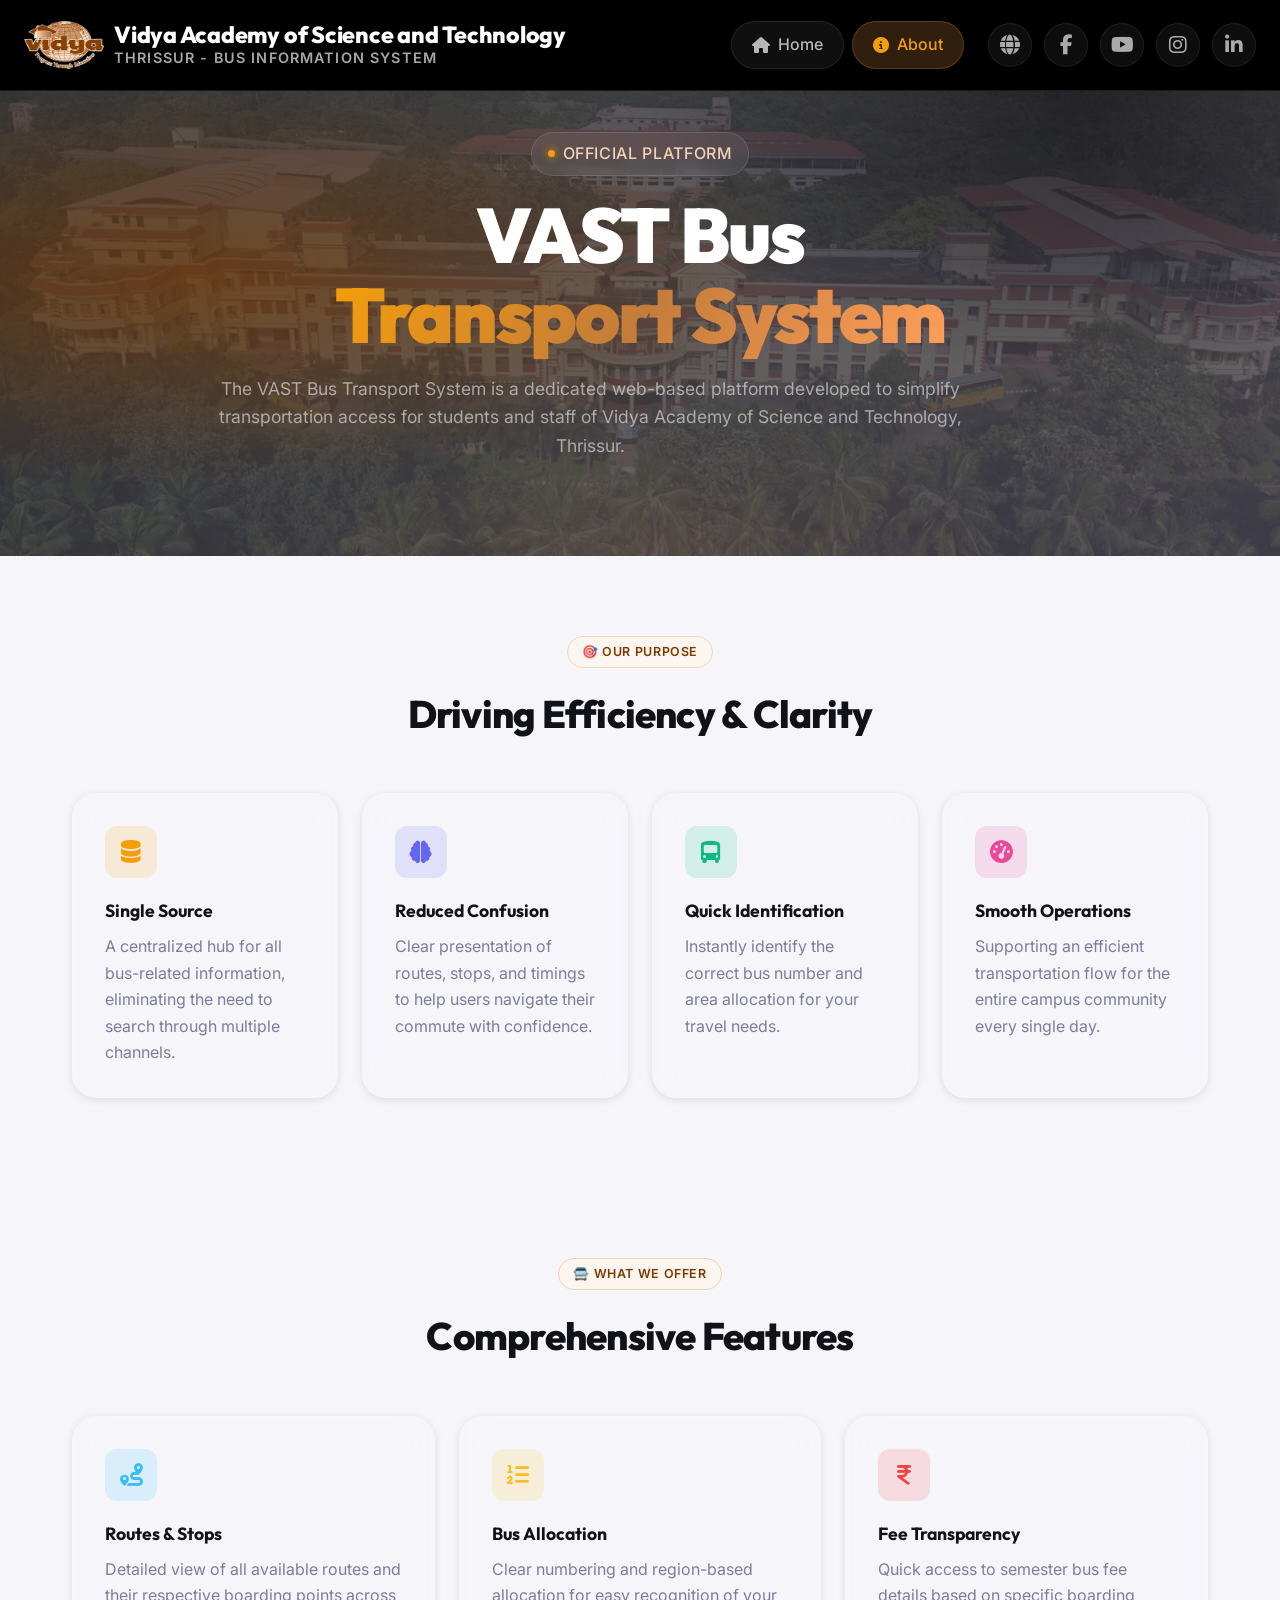
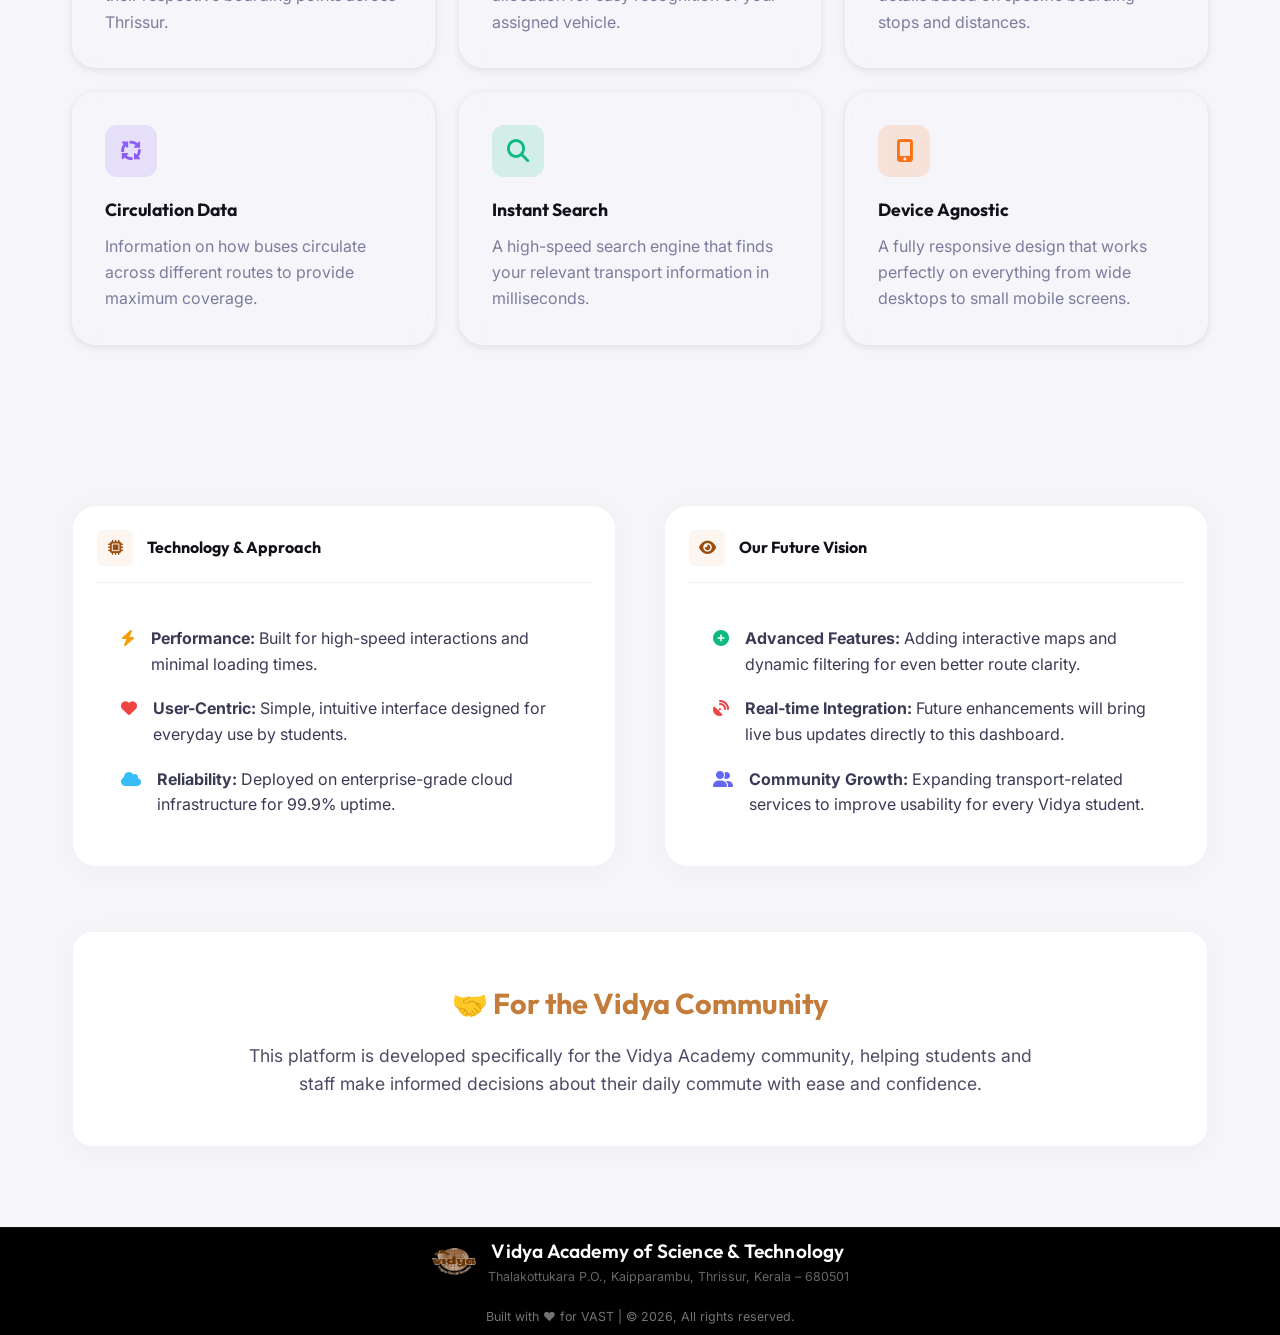
<file: about.html>
<!DOCTYPE html>
<html lang="en">

<head>
    <!-- Google tag (gtag.js) -->
    <script async src="https://www.googletagmanager.com/gtag/js?id=G-2DSKQ9XLKT"></script>
    <script>
        window.dataLayer = window.dataLayer || [];
        function gtag() { dataLayer.push(arguments); }
        gtag('js', new Date());

        gtag('config', 'G-2DSKQ9XLKT');
    </script>

    <meta charset="UTF-8">
    <meta name="viewport" content="width=device-width, initial-scale=1.0">

    <!-- Basic SEO -->
    <title>About | VAST Bus Transport System</title>
    <meta name="description"
        content="Learn about the VAST Bus Transport System. A modern platform for students and staff of Vidya Academy of Science and Technology, Thrissur.">

    <!-- Open Graph -->
    <meta property="og:title" content="About VAST Bus System">
    <meta property="og:description" content="Centralized transportation access for Vidya Academy Thrissur.">
    <meta property="og:url" content="https://vastbus.vercel.app/about.html">
    <meta property="og:type" content="website">
    <meta property="og:image" content="https://vastbus.vercel.app/preview.png">

    <!-- Favicons -->
    <link rel="icon" type="image/x-icon" href="assets/favicon.ico">
    <link rel="icon" type="image/png" sizes="32x32" href="assets/favicon-32x32.png">
    <link rel="icon" type="image/png" sizes="16x16" href="assets/favicon-16x16.png">
    <link rel="apple-touch-icon" sizes="180x180" href="assets/apple-touch-icon.png">

    <!-- Fonts -->
    <link rel="preconnect" href="https://fonts.googleapis.com">
    <link rel="preconnect" href="https://fonts.gstatic.com" crossorigin>
    <link
        href="https://fonts.googleapis.com/css2?family=Outfit:wght@300;400;500;600;700;800;900&family=Inter:wght@300;400;500;600&display=swap"
        rel="stylesheet">

    <!-- Icons -->
    <link rel="stylesheet" href="https://cdnjs.cloudflare.com/ajax/libs/font-awesome/6.5.1/css/all.min.css"
        crossorigin="anonymous" referrerpolicy="no-referrer">

    <link rel="stylesheet" href="styles.css">
</head>

<body class="about-page">

    <!-- ══════════════════ NAVBAR ══════════════════ -->
    <nav class="navbar" id="navbar">
        <div class="nav-inner">
            <div class="nav-brand">
                <img src="assets/vast.png" alt="VAST Logo" class="nav-logo">
                <div class="nav-brand-text">
                    <span class="nav-title">Vidya Academy of Science and Technology</span>
                    <span class="nav-sub">Thrissur - Bus Information System</span>
                </div>
            </div>
            <div class="nav-right">
                <div class="nav-pills">
                    <a href="index.html" class="nav-pill"><i class="fa-solid fa-house"></i> <span>Home</span></a>
                    <a href="about.html" class="nav-pill active"><i class="fa-solid fa-circle-info"></i> <span>About</span></a>
                </div>

                <!-- Social Media Icons -->
                <div class="nav-socials">
                    <a href="https://www.vidyaacademy.ac.in/" target="_blank" class="nav-social-link"
                        aria-label="College Website" title="College Website">
                        <i class="fa-solid fa-globe"></i>
                    </a>
                    <a href="https://www.facebook.com/vidyatcr/" target="_blank" class="nav-social-link"
                        aria-label="Facebook" title="Facebook">
                        <i class="fa-brands fa-facebook-f"></i>
                    </a>
                    <a href="https://www.youtube.com/channel/UCFlEyRo7TTzK826USi_98eg" target="_blank"
                        class="nav-social-link" aria-label="YouTube" title="YouTube">
                        <i class="fa-brands fa-youtube"></i>
                    </a>
                    <a href="https://www.instagram.com/vidmediavast/" target="_blank" class="nav-social-link"
                        aria-label="Instagram" title="Instagram">
                        <i class="fa-brands fa-instagram"></i>
                    </a>
                    <a href="https://www.linkedin.com/school/vidyatcr/" target="_blank" class="nav-social-link"
                        aria-label="LinkedIn" title="LinkedIn">
                        <i class="fa-brands fa-linkedin-in"></i>
                    </a>
                </div>
            </div>

        </div>
    </nav>

    <!-- ══════════════════ HERO ══════════════════ -->
    <section class="hero about-hero">
        <div class="hero-mesh"></div>
        <div class="hero-content" style="max-width: 900px; text-align: center; margin: 0 auto;">
            <div class="hero-badge animate-fade-up">
                <span class="badge-dot"></span>
                Official Platform
            </div>

            <h1 class="hero-title animate-fade-up delay-1">
                VAST Bus<br>
                <span class="hero-gradient-text">Transport System</span>
            </h1>

            <p class="hero-subtitle animate-fade-up delay-2" style="max-width: 800px;">
                The VAST Bus Transport System is a dedicated web-based platform developed to simplify transportation
                access for students and staff of Vidya Academy of Science and Technology, Thrissur.
            </p>
        </div>
    </section>

    <!-- ══════════════════ OUR PURPOSE ══════════════════ -->
    <section class="about-content" style="padding: 5rem 0;">
        <div class="container">
            <div class="section-label animate-fade-up">
                <span class="section-pill">🎯 Our Purpose</span>
            </div>
            <h2 class="section-heading animate-fade-up delay-1">Driving Efficiency & Clarity</h2>
            
            <div class="features-grid">
                <div class="feature-card animate-fade-up">
                    <div class="feature-icon" style="--icon-color: #f59e0b;"><i class="fa-solid fa-database"></i></div>
                    <h3>Single Source</h3>
                    <p>A centralized hub for all bus-related information, eliminating the need to search through multiple channels.</p>
                </div>
                <div class="feature-card animate-fade-up delay-1">
                    <div class="feature-icon" style="--icon-color: #6366f1;"><i class="fa-solid fa-brain"></i></div>
                    <h3>Reduced Confusion</h3>
                    <p>Clear presentation of routes, stops, and timings to help users navigate their commute with confidence.</p>
                </div>
                <div class="feature-card animate-fade-up delay-2">
                    <div class="feature-icon" style="--icon-color: #10b981;"><i class="fa-solid fa-bus-simple"></i></div>
                    <h3>Quick Identification</h3>
                    <p>Instantly identify the correct bus number and area allocation for your travel needs.</p>
                </div>
                <div class="feature-card animate-fade-up delay-3">
                    <div class="feature-icon" style="--icon-color: #ec4899;"><i class="fa-solid fa-gauge-high"></i></div>
                    <h3>Smooth Operations</h3>
                    <p>Supporting an efficient transportation flow for the entire campus community every single day.</p>
                </div>
            </div>
        </div>
    </section>

    <!-- ══════════════════ WHAT WE OFFER ══════════════════ -->
    <section class="about-offerings" style="padding: 5rem 0; background: rgba(255,255,255,0.02);">
        <div class="container">
            <div class="section-label animate-fade-up">
                <span class="section-pill">🚍 What We Offer</span>
            </div>
            <h2 class="section-heading animate-fade-up delay-1">Comprehensive Features</h2>

            <div class="features-grid" style="grid-template-columns: repeat(auto-fit, minmax(280px, 1fr));">
                <div class="feature-card animate-fade-up">
                    <div class="feature-icon" style="--icon-color: #38bdf8;"><i class="fa-solid fa-route"></i></div>
                    <h3>Routes & Stops</h3>
                    <p>Detailed view of all available routes and their respective boarding points across Thrissur.</p>
                </div>
                <div class="feature-card animate-fade-up delay-1">
                    <div class="feature-icon" style="--icon-color: #fbbf24;"><i class="fa-solid fa-list-ol"></i></div>
                    <h3>Bus Allocation</h3>
                    <p>Clear numbering and region-based allocation for easy recognition of your assigned vehicle.</p>
                </div>
                <div class="feature-card animate-fade-up delay-2">
                    <div class="feature-icon" style="--icon-color: #ef4444;"><i class="fa-solid fa-indian-rupee-sign"></i></div>
                    <h3>Fee Transparency</h3>
                    <p>Quick access to semester bus fee details based on specific boarding stops and distances.</p>
                </div>
                <div class="feature-card animate-fade-up delay-3">
                    <div class="feature-icon" style="--icon-color: #8b5cf6;"><i class="fa-solid fa-arrows-spin"></i></div>
                    <h3>Circulation Data</h3>
                    <p>Information on how buses circulate across different routes to provide maximum coverage.</p>
                </div>
                <div class="feature-card animate-fade-up delay-4">
                    <div class="feature-icon" style="--icon-color: #10b981;"><i class="fa-solid fa-magnifying-glass"></i></div>
                    <h3>Instant Search</h3>
                    <p>A high-speed search engine that finds your relevant transport information in milliseconds.</p>
                </div>
                <div class="feature-card animate-fade-up delay-5">
                    <div class="feature-icon" style="--icon-color: #f97316;"><i class="fa-solid fa-mobile-screen-button"></i></div>
                    <h3>Device Agnostic</h3>
                    <p>A fully responsive design that works perfectly on everything from wide desktops to small mobile screens.</p>
                </div>
            </div>
        </div>
    </section>

    <!-- ══════════════════ TECHNOLOGY & VISION ══════════════════ -->
    <section class="about-vision" style="padding: 5rem 0;">
        <div class="container">
            <div class="content-grid" style="gap: 3rem;">
                
                <!-- Tech Card -->
                <div class="schedule-card glass animate-fade-up">
                    <div class="card-header">
                        <span class="card-header-icon"><i class="fa-solid fa-microchip"></i></span>
                        <h4>Technology & Approach</h4>
                    </div>
                    <div style="padding: 1.5rem; display: flex; flex-direction: column; gap: 1.2rem;">
                        <div style="display: flex; gap: 1rem; align-items: flex-start;">
                            <i class="fa-solid fa-bolt" style="color: #f59e0b; margin-top: 4px;"></i>
                            <p><b>Performance:</b> Built for high-speed interactions and minimal loading times.</p>
                        </div>
                        <div style="display: flex; gap: 1rem; align-items: flex-start;">
                            <i class="fa-solid fa-heart" style="color: #ef4444; margin-top: 4px;"></i>
                            <p><b>User-Centric:</b> Simple, intuitive interface designed for everyday use by students.</p>
                        </div>
                        <div style="display: flex; gap: 1rem; align-items: flex-start;">
                            <i class="fa-solid fa-cloud" style="color: #38bdf8; margin-top: 4px;"></i>
                            <p><b>Reliability:</b> Deployed on enterprise-grade cloud infrastructure for 99.9% uptime.</p>
                        </div>
                    </div>
                </div>

                <!-- Vision Card -->
                <div class="schedule-card glass animate-fade-up delay-1">
                    <div class="card-header">
                        <span class="card-header-icon"><i class="fa-solid fa-eye"></i></span>
                        <h4>Our Future Vision</h4>
                    </div>
                    <div style="padding: 1.5rem; display: flex; flex-direction: column; gap: 1.2rem;">
                         <div style="display: flex; gap: 1rem; align-items: flex-start;">
                            <i class="fa-solid fa-circle-plus" style="color: #10b981; margin-top: 4px;"></i>
                            <p><b>Advanced Features:</b> Adding interactive maps and dynamic filtering for even better route clarity.</p>
                        </div>
                        <div style="display: flex; gap: 1rem; align-items: flex-start;">
                            <i class="fa-solid fa-satellite-dish" style="color: #ef4444; margin-top: 4px;"></i>
                            <p><b>Real-time Integration:</b> Future enhancements will bring live bus updates directly to this dashboard.</p>
                        </div>
                        <div style="display: flex; gap: 1rem; align-items: flex-start;">
                            <i class="fa-solid fa-user-group" style="color: #6366f1; margin-top: 4px;"></i>
                            <p><b>Community Growth:</b> Expanding transport-related services to improve usability for every Vidya student.</p>
                        </div>
                    </div>
                </div>

            </div>

            <!-- Community Message -->
            <div class="glass animate-fade-up delay-2" style="margin-top: 4rem; padding: 3rem; text-align: center; border-radius: 20px;">
                <h3 style="font-family: 'Outfit'; font-size: 1.8rem; margin-bottom: 1rem; color: var(--brand-400);">🤝 For the Vidya Community</h3>
                <p style="max-width: 800px; margin: 0 auto; font-size: 1.1rem; opacity: 0.9;">
                    This platform is developed specifically for the Vidya Academy community, helping students and staff make informed decisions about their daily commute with ease and confidence.
                </p>
            </div>
        </div>
    </section>

    <!-- ══════════════════ FOOTER ══════════════════ -->
    <footer class="footer">
        <div class="footer-inner">
            <div class="footer-brand">
                <img src="assets/vast.png" alt="VAST Logo" class="footer-logo">
                <div>
                    <p class="footer-name">Vidya Academy of Science &amp; Technology</p>
                    <p class="footer-addr">Thalakottukara P.O., Kaipparambu, Thrissur, Kerala – 680501</p>
                </div>
            </div>
            <p class="footer-copy">Built with <span class="heart">❤️</span> for <span>VAST |</span> &copy; 2026, All
                rights
                reserved.</p>
        </div>
    </footer>

    <!-- Scripts -->
    <script>
        // Sticky navbar shadow on scroll
        const navbar = document.getElementById('navbar');
        window.addEventListener('scroll', () => {
            navbar.classList.toggle('scrolled', window.scrollY > 40);
        });

        // Scroll-reveal using IntersectionObserver
        const revealEls = document.querySelectorAll('.animate-fade-up');
        const io = new IntersectionObserver((entries) => {
            entries.forEach(e => {
                if (e.isIntersecting) {
                    e.target.classList.add('revealed');
                    io.unobserve(e.target);
                }
            });
        }, { threshold: 0.12 });
        revealEls.forEach(el => io.observe(el));
    </script>
</body>

</html>
</file>
<file: styles.css>
/* ═══════════════════════════════════════════════════════════
   VAST BUS TRANSPORT — 2026 Modern Design System
   ═══════════════════════════════════════════════════════════ */

/* ── Design Tokens ── */
:root {
    /* Brand */
    --brand-900: #3b1a00;
    --brand-800: #5a2c00;
    --brand-700: #7b3b00;
    --brand-600: #9a4e10;
    --brand-400: #c47c3a;
    --brand-200: #f0d4b8;
    --brand-50: #fdf6f0;

    /* Accents */
    --amber: #f59e0b;
    --emerald: #10b981;
    --indigo: #6366f1;
    --sky: #38bdf8;

    /* Neutrals */
    --neutral-950: #0a0a0f;
    --neutral-900: #111118;
    --neutral-800: #1c1c28;
    --neutral-700: #25253a;
    --neutral-600: #3a3a55;
    --neutral-400: #7c7c9e;
    --neutral-200: #c4c4d6;
    --neutral-100: #e8e8f2;
    --neutral-50: #f5f5fa;

    /* Glass */
    --glass-bg: rgba(255, 255, 255, 0.07);
    --glass-border: rgba(255, 255, 255, 0.12);
    --glass-light: rgba(255, 255, 255, 0.92);
    --glass-light-border: rgba(123, 59, 0, 0.12);

    /* Shadows */
    --shadow-xs: 0 1px 2px rgba(0, 0, 0, .08);
    --shadow-sm: 0 2px 8px rgba(0, 0, 0, .10);
    --shadow-md: 0 4px 20px rgba(0, 0, 0, .12);
    --shadow-lg: 0 8px 40px rgba(0, 0, 0, .18);
    --shadow-xl: 0 20px 60px rgba(0, 0, 0, .25);
    --glow-brand: 0 0 30px rgba(196, 124, 58, 0.30);

    /* Radii */
    --r-sm: 6px;
    --r-md: 12px;
    --r-lg: 18px;
    --r-xl: 24px;
    --r-2xl: 32px;
    --r-full: 9999px;

    /* Typography */
    --font-display: 'Outfit', system-ui, sans-serif;
    --font-body: 'Inter', system-ui, sans-serif;

    /* Transitions */
    --t-fast: 0.15s ease-in-out;
    --t-normal: 0.25s ease-in-out;
    --t-slow: 0.3s ease-in-out;
    /* Constants */
    --nav-h: 84px;
    /* Standard navbar height */
}

/* ── Reset ── */
*,
*::before,
*::after {
    margin: 0;
    padding: 0;
    box-sizing: border-box;
}

html {
    scroll-behavior: smooth;
}

body {
    font-family: var(--font-body);
    background: var(--neutral-50);
    color: var(--neutral-600);
    line-height: 1.6;
    overflow-x: hidden;
}

a {
    text-decoration: none;
    color: inherit;
}

/* ══════════════════════════════════════════
   SCROLL-REVEAL ANIMATIONS
══════════════════════════════════════════ */
.animate-fade-up {
    opacity: 0;
    transform: translateY(28px);
    transition: opacity 0.65s cubic-bezier(.4, 0, .2, 1), transform 0.65s cubic-bezier(.4, 0, .2, 1);
}

.animate-fade-up.delay-1 {
    transition-delay: 0.10s;
}

.animate-fade-up.delay-2 {
    transition-delay: 0.20s;
}

.animate-fade-up.delay-3 {
    transition-delay: 0.30s;
}

.animate-fade-up.delay-4 {
    transition-delay: 0.40s;
}

.animate-fade-up.revealed {
    opacity: 1;
    transform: none;
}

/* hero animations fire immediately */
.hero .animate-fade-up {
    animation: fadeUp 0.8s cubic-bezier(.4, 0, .2, 1) forwards;
    opacity: 0;
}

.hero .animate-fade-up.delay-1 {
    animation-delay: .12s;
}

.hero .animate-fade-up.delay-2 {
    animation-delay: .24s;
}

.hero .animate-fade-up.delay-3 {
    animation-delay: .36s;
}

.hero .animate-fade-up.delay-4 {
    animation-delay: .50s;
}

@keyframes fadeUp {
    from {
        opacity: 0;
        transform: translateY(32px);
    }

    to {
        opacity: 1;
        transform: none;
    }
}

.animate-float {
    animation: floatBus 3.5s ease-in-out infinite;
}

@keyframes floatBus {

    0%,
    100% {
        transform: translateY(0px);
    }

    50% {
        transform: translateY(-14px);
    }
}

/* ══════════════════════════════════════════
   NAVBAR
══════════════════════════════════════════ */
.navbar {
    position: fixed;
    top: 0;
    left: 0;
    right: 0;
    z-index: 1000;
    padding: 0.3rem 1.5rem;
    /* Slightly tighter top/bottom padding */
    background: #000000;
    backdrop-filter: blur(16px) saturate(1.4);
    -webkit-backdrop-filter: blur(16px) saturate(1.4);
    border-bottom: 1px solid rgba(255, 255, 255, 0.1);
    transition: background var(--t-normal), box-shadow var(--t-normal);
    display: flex;
    flex-direction: column;
}

.navbar.scrolled {
    background: #000000;
    box-shadow: 0 4px 30px rgba(0, 0, 0, 0.5);
}

.nav-inner {
    width: 100%;
    margin: 0 auto;
    display: flex;
    align-items: center;
    justify-content: space-between;
}

/* ── Utilities ── */
.hidden {
    display: none !important;
}

/* Notification Bell in Navbar */
.nav-notif-btn {
    display: flex;
    align-items: center;
    justify-content: center;
    width: 44px;
    height: 44px;
    border-radius: 50%;
    background: rgba(244, 158, 11, 0.15);
    border: 1px solid rgba(244, 158, 11, 0.3);
    color: var(--amber);
    cursor: pointer;
    transition: all 0.3s ease;
    padding: 0;
    margin: 0 4px;
}

.nav-notif-btn:hover {
    background: var(--amber);
    color: #fff;
    transform: scale(1.1) rotate(15deg);
    box-shadow: 0 0 15px rgba(244, 158, 11, 0.4);
}

.nav-notif-btn i {
    font-size: 1.1rem;
}

/* Notification Hint Tooltip */
.notif-hint {
    position: absolute;
    top: 58px;
    right: -10px;
    white-space: nowrap;
    background: #f59e0b; /* Solid Amber */
    color: #000 !important;
    padding: 10px 16px;
    border-radius: var(--r-xl);
    font-size: 0.95rem;
    font-weight: 800;
    box-shadow: 0 15px 35px rgba(0, 0, 0, 0.4), 0 0 0 1px rgba(0, 0, 0, 0.1);
    z-index: 999999; /* Over everything */
    animation: hintPulse 2s ease-in-out infinite;
    pointer-events: auto; /* Allow clicking the close button */
    letter-spacing: 0.02em;
    border: 2px solid #000;
}

.hint-arrow {
    position: absolute;
    top: -10px;
    right: 32px;
    color: rgba(245, 158, 11, 0.95);
    font-size: 1.2rem;
}

@keyframes hintPulse {
    0%, 100% { transform: translateY(0) scale(1); opacity: 1; }
    50% { transform: translateY(5px) scale(0.98); opacity: 0.9; }
}

@media (max-width: 480px) {
    .notif-hint {
        top: 45px;
        right: -10px;
        font-size: 0.75rem;
        padding: 6px 10px;
    }
    .hint-arrow {
        right: 21px;
    }
}

/* ══════════════════════════════════════════
   LIVE TRACKING MODAL & AUTH UI
══════════════════════════════════════════ */
.modal {
    position: fixed;
    inset: 0;
    z-index: 9999;
    background: rgba(0, 0, 0, 0.7);
    display: flex;
    align-items: center;
    justify-content: center;
    backdrop-filter: blur(8px);
    -webkit-backdrop-filter: blur(8px);
    padding: 20px;
}

.modal-content {
    width: 100%;
    max-width: 450px;
    max-height: 90vh;
    overflow-y: auto;
    position: relative;
    padding: 2.5rem 2rem;
    background: var(--neutral-900) !important;
    border: 1px solid rgba(255, 255, 255, 0.08) !important;
    border-radius: var(--r-2xl);
    box-shadow: 0 20px 60px rgba(0, 0, 0, 0.4);
}

.modal-content select option {
    background-color: var(--neutral-900);
    color: #ffffff;
    font-size: 1rem;
}

.close-modal {
    position: absolute;
    top: 15px;
    right: 20px;
    font-size: 2rem;
    cursor: pointer;
    color: rgba(255, 255, 255, 0.6);
    transition: color 0.2s;
    line-height: 1;
}

.close-modal:hover {
    color: #fff;
}

.google-signin-button {
    display: flex;
    align-items: center;
    justify-content: center;
    gap: 12px;
    width: 100%;
    max-width: 280px;
    margin: 0 auto;
    height: 48px;
    background-color: #ffffff;
    border: 1px solid #747775;
    border-radius: 24px;
    /* Pill shaped for modern clean look */
    color: #1f1f1f;
    font-family: 'Google Sans', arial, sans-serif;
    font-weight: 500;
    font-size: 14px;
    cursor: pointer;
    transition: all .2s ease;
    box-shadow: none;
    padding: 0 16px;
}

.google-signin-button:hover {
    background-color: #f8f9fa;
    border-color: #d2dce0;
    box-shadow: 0 1px 2px 0 rgba(60, 64, 67, 0.3), 0 1px 3px 1px rgba(60, 64, 67, 0.15);
}

.google-signin-button:active {
    background-color: #e8eaed;
    box-shadow: 0 1px 2px 0 rgba(60, 64, 67, 0.3), 0 1px 3px 1px rgba(60, 64, 67, 0.15);
}

.google-icon-box {
    width: 20px;
    height: 20px;
    display: flex;
    align-items: center;
    justify-content: center;
}

/* Redesigned Tracking Options */
.tracking-options {
    display: grid;
    grid-template-columns: 1fr 1fr;
    gap: 1.5rem;
}

.tracking-option-btn {
    display: flex;
    flex-direction: column;
    align-items: center;
    gap: 12px;
    padding: 1.5rem 1rem;
    background: rgba(255, 255, 255, 0.05);
    border: 1px solid rgba(255, 255, 255, 0.1);
    border-radius: 16px;
    color: #fff;
    cursor: pointer;
    transition: all 0.3s cubic-bezier(0.4, 0, 0.2, 1);
}

.tracking-option-btn:hover {
    background: rgba(16, 185, 129, 0.1);
    border-color: rgba(16, 185, 129, 0.4);
    transform: translateY(-5px);
}

.tracking-option-btn.accent:hover {
    background: rgba(99, 102, 241, 0.1);
    border-color: rgba(99, 102, 241, 0.4);
}

.opt-icon {
    width: 48px;
    height: 48px;
    background: rgba(255, 255, 255, 0.05);
    border-radius: 12px;
    display: flex;
    align-items: center;
    justify-content: center;
    font-size: 1.5rem;
}

.tracking-option-btn:hover .opt-icon {
    background: #10b981;
    color: #fff;
}

.tracking-option-btn.accent:hover .opt-icon {
    background: #6366f1;
}

.opt-text {
    display: flex;
    flex-direction: column;
    align-items: center;
}

.opt-text strong {
    font-size: 1.1rem;
    font-family: 'Outfit';
    margin-bottom: 2px;
}

.opt-text span {
    font-size: 0.75rem;
    color: rgba(255, 255, 255, 0.4);
    text-align: center;
}

/* Utility buttons */
.btn-subtle {
    opacity: 0.6;
}

.btn-subtle:hover {
    opacity: 1;
}

.cta-btn {
    padding: 12px 20px;
    border-radius: 10px;
    border: none;
    font-weight: 700;
    font-family: 'Inter';
    cursor: pointer;
    transition: 0.2s;
}

.cta-btn.primary {
    background: #6366f1;
    color: #fff;
}

.cta-btn.danger {
    background: #ef4444;
    color: #fff;
}

.cta-btn:hover {
    filter: brightness(1.2);
    transform: scale(1.02);
}

@media (max-width: 480px) {
    .tracking-options {
        grid-template-columns: 1fr;
        gap: 1rem;
    }
}

.nav-brand {
    display: flex;
    align-items: center;
    gap: 10px;
}

.nav-logo {
    width: 80px;
    height: 80px;
    object-fit: contain;
    border-radius: var(--r-sm);
    filter: brightness(1.1);
}

.nav-brand-text {
    display: flex;
    flex-direction: column;
}

.nav-title {
    font-family: var(--font-display);
    font-size: 1.45rem;
    font-weight: 800;
    line-height: 1.15;
    color: #fff;
    letter-spacing: -0.01em;
}

.nav-sub {
    font-size: 0.9rem;
    /* Slightly reduced for hierarchy, but kept larger in mobile media query */
    color: rgba(255, 255, 255, 0.65);
    letter-spacing: .08em;
    text-transform: uppercase;
    font-weight: 600;
    line-height: 1.3;
}

.nav-right {
    display: flex;
    align-items: center;
}

.nav-pills {
    display: flex;
    gap: 8px;
}

.nav-pill {
    display: flex;
    align-items: center;
    gap: 8px;
    padding: 10px 20px;
    border-radius: var(--r-full);
    font-size: 1rem;
    font-weight: 500;
    color: rgba(255, 255, 255, 0.7);
    background: rgba(255, 255, 255, 0.06);
    border: 1px solid rgba(255, 255, 255, 0.08);
    transition: all var(--t-normal);
    min-height: 44px;
}

.nav-pill:hover,
.nav-pill.active {
    background: rgba(196, 124, 58, 0.25);
    color: var(--amber);
    border-color: rgba(196, 124, 58, 0.3);
}

/* Social Media Icons */
.nav-socials {
    display: flex;
    align-items: center;
    gap: 12px;
    margin-left: 1.5rem;
}

.nav-social-link {
    display: flex;
    align-items: center;
    justify-content: center;
    width: 44px;
    height: 44px;
    border-radius: var(--r-full);
    font-size: 1.25rem;
    color: rgba(255, 255, 255, 0.65);
    background: rgba(255, 255, 255, 0.05);
    border: 1px solid rgba(255, 255, 255, 0.08);
    transition: all var(--t-normal);
}

.nav-social-link:hover {
    color: var(--amber);
    background: rgba(196, 124, 58, 0.15);
    border-color: rgba(196, 124, 58, 0.3);
    transform: translateY(-2px) scale(1.1);
    box-shadow: 0 4px 12px rgba(0, 0, 0, 0.2);
}

@media (max-width: 968px) {
    .nav-socials {
        display: none;
        /* Hide on smaller screens if they crowd the menu, or adjust as needed */
    }
}

@media (max-width: 1100px) {
    .nav-socials {
        margin-left: 0.5rem;
        gap: 8px;
    }

    .nav-social-link {
        width: 32px;
        height: 32px;
        font-size: 1rem;
    }
}


/* ══════════════════════════════════════════
   HERO SECTION
══════════════════════════════════════════ */
.hero {
    position: relative;
    min-height: 100vh;
    display: flex;
    align-items: center;
    justify-content: space-between;
    padding: calc(var(--nav-h) + 3rem) 2rem 4rem;
    overflow: hidden;
    background: var(--neutral-950);
}

/* Campus photo layer — very subtle, sits between base bg and mesh overlay */
.hero::before {
    content: '';
    position: absolute;
    inset: 0;
    z-index: 0;
    background-image: url('assets/vidya.jpg');
    background-size: cover;
    background-position: center 40%;
    background-repeat: no-repeat;
    opacity: 0.50;
    /* 50% — clearly visible college photo */
    transform: scale(1.04);
    /* slight scale to avoid white edges */
    transition: opacity 0.6s ease;
}

/* Animated gradient mesh */
.hero-mesh {
    position: absolute;
    inset: 0;
    z-index: 0;
    background:
        radial-gradient(ellipse 80% 60% at 15% 50%, rgba(123, 59, 0, 0.60) 0%, transparent 62%),
        radial-gradient(ellipse 60% 80% at 85% 20%, rgba(10, 10, 15, 0.55) 0%, transparent 60%),
        radial-gradient(ellipse 50% 50% at 50% 100%, rgba(196, 124, 58, 0.12) 0%, transparent 55%),
        linear-gradient(135deg, rgba(10, 10, 15, 0.70) 0%, rgba(17, 17, 24, 0.65) 40%, rgba(28, 24, 40, 0.65) 100%);
    animation: meshShift 10s ease-in-out infinite alternate;
}

@keyframes meshShift {
    from {
        filter: hue-rotate(0deg);
    }

    to {
        filter: hue-rotate(8deg);
    }
}

/* Orb glows */
.hero-glow {
    position: absolute;
    border-radius: 50%;
    pointer-events: none;
    z-index: 0;
    filter: blur(80px);
    animation: glowPulse 6s ease-in-out infinite alternate;
}

.hero-glow-1 {
    width: 500px;
    height: 500px;
    background: radial-gradient(circle, rgba(196, 124, 58, 0.20) 0%, transparent 70%);
    top: -80px;
    left: -80px;
}

.hero-glow-2 {
    width: 400px;
    height: 400px;
    background: radial-gradient(circle, rgba(99, 102, 241, 0.15) 0%, transparent 70%);
    bottom: -60px;
    right: -60px;
    animation-delay: 3s;
}

@keyframes glowPulse {
    from {
        opacity: 0.6;
        transform: scale(1);
    }

    to {
        opacity: 1;
        transform: scale(1.15);
    }
}

/* Hero content */
.hero-content {
    position: relative;
    z-index: 2;
    max-width: 600px;
    flex: 1;
}

.hero-badge {
    display: inline-flex;
    align-items: center;
    gap: 8px;
    padding: 8px 16px;
    background: rgba(255, 255, 255, 0.06);
    border: 1px solid rgba(255, 255, 255, 0.12);
    border-radius: var(--r-full);
    font-size: 1rem;
    color: var(--brand-200);
    letter-spacing: .04em;
    text-transform: uppercase;
    font-weight: 500;
    margin-bottom: 1.2rem;
    backdrop-filter: blur(6px);
}

.badge-dot {
    width: 7px;
    height: 7px;
    border-radius: 50%;
    background: var(--amber);
    box-shadow: 0 0 8px var(--amber);
    animation: blink 1.8s ease-in-out infinite;
}

@keyframes blink {

    0%,
    100% {
        opacity: 1
    }

    50% {
        opacity: 0.4
    }
}

.hero-title {
    font-family: var(--font-display);
    font-size: clamp(2.8rem, 6vw, 5rem);
    font-weight: 900;
    line-height: 1.05;
    letter-spacing: -.03em;
    color: #fff;
    margin-bottom: 1.2rem;
}

.hero-gradient-text {
    background: linear-gradient(120deg, var(--amber) 0%, var(--brand-400) 50%, #ff9f5a 100%);
    -webkit-background-clip: text;
    -webkit-text-fill-color: transparent;
    background-clip: text;
}

.hero-subtitle {
    font-size: 1.1rem;
    color: rgba(255, 255, 255, 0.55);
    max-width: 440px;
    margin-bottom: 2rem;
    font-weight: 400;
}

.hero-stats {
    display: flex;
    flex-wrap: wrap;
    gap: 10px;
    margin-bottom: 2.2rem;
}

.stat-pill {
    display: flex;
    align-items: center;
    gap: 8px;
    padding: 10px 20px;
    background: rgba(255, 255, 255, 0.06);
    border: 1px solid rgba(255, 255, 255, 0.10);
    border-radius: var(--r-full);
    font-size: 1rem;
    font-weight: 500;
    color: rgba(255, 255, 255, 0.8);
    backdrop-filter: blur(6px);
}

.stat-pill i {
    color: var(--amber);
    font-size: 1rem;
}

.hero-cta {
    display: inline-flex;
    align-items: center;
    gap: 10px;
    padding: 14px 28px;
    background: linear-gradient(135deg, var(--brand-600) 0%, var(--brand-400) 100%);
    color: #fff;
    font-family: var(--font-display);
    font-size: 1rem;
    font-weight: 600;
    border-radius: var(--r-full);
    box-shadow: 0 4px 20px rgba(196, 124, 58, 0.4), var(--glow-brand);
    transition: all var(--t-normal);
    letter-spacing: .02em;
    position: relative;
    overflow: hidden;
}

.hero-cta:hover {
    transform: translateY(-3px);
    box-shadow: 0 10px 30px rgba(196, 124, 58, 0.6);
}

.hero-cta:active {
    transform: scale(0.96) translateY(0);
    box-shadow: 0 4px 15px rgba(196, 124, 58, 0.5);
}

.hero-cta::after,
.btn::after {
    content: '';
    position: absolute;
    top: 50%;
    left: 50%;
    width: 0;
    height: 0;
    background: rgba(255, 255, 255, 0.3);
    border-radius: 50%;
    transform: translate(-50%, -50%);
    transition: width 0.4s ease-out, height 0.4s ease-out, opacity 0.6s ease-out;
    opacity: 0;
    pointer-events: none;
}

.hero-cta:active::after,
.btn:active::after {
    width: 300px;
    height: 300px;
    opacity: 1;
    transition: 0s;
}

/* Micro-Interaction Button Base */
.btn {
    transition: all 0.3s ease-in-out;
    position: relative;
    overflow: hidden;
}

.btn:active {
    transform: scale(0.96);
}

/* Shimmer Loading Animation */
.shimmer-loading {
    position: relative;
    overflow: hidden !important;
    background-color: var(--neutral-100) !important;
    border-color: transparent !important;
    color: transparent !important;
}

.shimmer-loading * {
    visibility: hidden;
}

.shimmer-loading::before {
    content: '';
    position: absolute;
    top: 0;
    left: -150%;
    width: 150%;
    height: 100%;
    background: linear-gradient(90deg, transparent 0%, rgba(255, 255, 255, 0.5) 50%, transparent 100%);
    animation: shimmerSlide 1.5s infinite linear;
    z-index: 10;
}

@keyframes shimmerSlide {
    0% {
        left: -150%;
    }

    100% {
        left: 150%;
    }
}

/* Hero bus illustration */
.hero-illustration {
    position: relative;
    z-index: 2;
    display: flex;
    flex-direction: column;
    align-items: center;
    margin-left: 3rem;
    flex-shrink: 0;
}

.hero-bus {
    font-size: clamp(80px, 10vw, 140px);
    line-height: 1;
    filter: drop-shadow(0 20px 40px rgba(196, 124, 58, 0.40));
}

.hero-road {
    display: flex;
    flex-direction: column;
    align-items: center;
    gap: 5px;
    margin-top: 12px;
}

.road-line {
    height: 3px;
    border-radius: 2px;
    background: linear-gradient(90deg, transparent, rgba(255, 255, 255, 0.25), transparent);
    animation: roadAnim 1.6s linear infinite;
}

.road-line:nth-child(1) {
    width: 80px;
    animation-delay: 0s;
}

.road-line:nth-child(2) {
    width: 55px;
    animation-delay: 0.2s;
}

.road-line:nth-child(3) {
    width: 35px;
    animation-delay: 0.4s;
}

@keyframes roadAnim {
    from {
        opacity: 0.2;
        transform: scaleX(0.5);
    }

    to {
        opacity: 0;
        transform: scaleX(1.6);
    }
}

/* ══════════════════════════════════════════
   CONTAINER
══════════════════════════════════════════ */
.container {
    max-width: 1200px;
    margin: 0 auto;
    padding: 0 2rem;
}

/* ══════════════════════════════════════════
   FEATURES SECTION
══════════════════════════════════════════ */
.features-section {
    padding: 5rem 0;
    background: #fff;
}

.features-grid {
    display: grid;
    grid-template-columns: repeat(auto-fit, minmax(260px, 1fr));
    gap: 1.5rem;
}

.feature-card {
    padding: 2rem;
    border-radius: var(--r-xl);
    background: var(--glass-bg);
    backdrop-filter: blur(16px);
    -webkit-backdrop-filter: blur(16px);
    border: 1px solid var(--glass-border);
    box-shadow: var(--shadow-sm);
    transition: all 0.3s ease-in-out;
    position: relative;
    overflow: hidden;
}

.feature-card:hover {
    transform: translateY(-8px);
    box-shadow: var(--shadow-lg);
    border-color: rgba(196, 124, 58, 0.4);
    background: rgba(255, 255, 255, 0.1);
}

.feature-icon {
    width: 52px;
    height: 52px;
    border-radius: var(--r-md);
    background: color-mix(in srgb, var(--icon-color) 15%, transparent);
    display: flex;
    align-items: center;
    justify-content: center;
    font-size: 1.4rem;
    color: var(--icon-color);
    margin-bottom: 1.2rem;
    transition: transform var(--t-normal);
}

.feature-card:hover .feature-icon {
    transform: scale(1.1) rotate(-3deg);
}

.feature-card h3 {
    font-family: var(--font-display);
    font-size: 1.1rem;
    font-weight: 700;
    margin-bottom: .5rem;
    color: var(--neutral-900);
}

.feature-card p {
    font-size: 1rem;
    color: var(--neutral-400);
    line-height: 1.65;
}

/* ══════════════════════════════════════════
   SECTION HEADINGS
══════════════════════════════════════════ */
.section-label {
    margin-bottom: .8rem;
}

.section-pill {
    display: inline-flex;
    align-items: center;
    gap: 7px;
    padding: 5px 14px;
    background: var(--brand-50);
    color: var(--brand-700);
    border: 1px solid var(--brand-200);
    border-radius: var(--r-full);
    font-size: .78rem;
    font-weight: 600;
    text-transform: uppercase;
    letter-spacing: .05em;
}

.section-heading {
    font-family: var(--font-display);
    font-size: clamp(1.6rem, 3vw, 2.4rem);
    font-weight: 800;
    color: var(--neutral-900);
    margin-bottom: .6rem;
    letter-spacing: -.02em;
}

.section-sub {
    font-size: .95rem;
    color: var(--neutral-400);
    max-width: 520px;
    margin-bottom: 2rem;
}

/* ══════════════════════════════════════════
   GLASS UTILITY
══════════════════════════════════════════ */
.glass {
    background: #ffffff;
    border: 1px solid rgba(0, 0, 0, 0.05);
    backdrop-filter: blur(16px);
    -webkit-backdrop-filter: blur(16px);
    border-radius: var(--r-xl);
    box-shadow: 0 4px 30px rgba(0, 0, 0, 0.03);
    transition: all 0.3s ease-in-out;
}

.glass:hover {
    box-shadow: 0 12px 40px rgba(0, 0, 0, 0.12), 0 0 20px rgba(196, 124, 58, 0.15);
    transform: translateY(-2px);
    border-color: rgba(196, 124, 58, 0.3);
}

/* ══════════════════════════════════════════
   SEARCH SECTION
══════════════════════════════════════════ */
.search-outer {
    padding: 5rem 0 6rem;
    background: linear-gradient(180deg, #fff 0%, var(--neutral-50) 100%);
}

.search-card {
    padding: 2rem 2rem 2rem;
}

.search-controls {
    display: flex;
    flex-direction: column;
    gap: 1.5rem;
}

@media (min-width: 768px) {
    .search-controls {
        flex-direction: row;
        align-items: flex-start;
    }
}

.control-group {
    flex: 1;
    display: flex;
    flex-direction: column;
    gap: .6rem;
}

.control-group label {
    font-size: 1rem;
    font-weight: 600;
    color: var(--neutral-600);
    display: flex;
    align-items: center;
    gap: 8px;
    text-transform: uppercase;
    letter-spacing: .04em;
}

.control-group label i {
    color: #7b3b00;
}

.input-wrapper {
    position: relative;
}

.input-icon {
    position: absolute;
    right: 14px;
    top: 50%;
    transform: translateY(-50%);
    color: var(--neutral-400);
    font-size: .9rem;
    pointer-events: none;
}

input[type="text"] {
    width: 100%;
    padding: 1rem 2.8rem 1rem 1.25rem;
    border: 1.5px solid var(--neutral-100);
    border-radius: var(--r-md);
    font-family: var(--font-body);
    font-size: 1rem;
    color: var(--neutral-900);
    background: #fff;
    transition: all var(--t-normal);
    box-shadow: var(--shadow-xs);
}

input[type="text"]:focus {
    outline: none;
    border-color: var(--brand-600);
    box-shadow: 0 0 0 4px rgba(196, 124, 58, .12), var(--shadow-xs);
}

.select-wrapper {
    position: relative;
}

.select-icon {
    position: absolute;
    right: 14px;
    top: 50%;
    transform: translateY(-50%);
    color: var(--neutral-400);
    font-size: .8rem;
    pointer-events: none;
}

select {
    width: 100%;
    padding: 1rem 2.8rem 1rem 1.25rem;
    border: 1.5px solid var(--neutral-100);
    border-radius: var(--r-md);
    font-family: var(--font-body);
    font-size: 1rem;
    color: var(--neutral-900);
    background: #fff;
    appearance: none;
    -webkit-appearance: none;
    transition: all var(--t-normal);
    box-shadow: var(--shadow-xs);
}

select:focus {
    outline: none;
    border-color: var(--brand-600);
    box-shadow: 0 0 0 4px rgba(196, 124, 58, .12), var(--shadow-xs);
}

/* Divider */
.divider {
    display: flex;
    align-items: center;
    text-align: center;
    color: var(--neutral-400);
    font-weight: 700;
    font-size: .78rem;
    text-transform: uppercase;
    letter-spacing: .08em;
}

.divider::before,
.divider::after {
    content: '';
    flex: 1;
    border-bottom: 1px dashed var(--neutral-100);
    margin: 0 1rem;
}

@media (min-width: 768px) {
    .divider {
        flex-direction: column;
        padding: 0 .5rem;
        align-self: center;
        margin-top: 2rem;
    }

    .divider::before,
    .divider::after {
        border-bottom: none;
        border-left: 1px dashed var(--neutral-100);
        margin: .75rem 0;
        height: 24px;
    }
}

/* Autocomplete */
.autocomplete-results {
    position: absolute;
    top: calc(100% + 4px);
    left: 0;
    right: 0;
    background: #fff;
    border: 1px solid var(--neutral-100);
    border-radius: var(--r-md);
    box-shadow: var(--shadow-lg);
    max-height: 220px;
    overflow-y: auto;
    z-index: 100;
    list-style: none;
    animation: dropDown .15s ease;
}

@keyframes dropDown {
    from {
        opacity: 0;
        transform: translateY(-6px);
    }

    to {
        opacity: 1;
        transform: none;
    }
}

.autocomplete-results.hidden {
    display: none;
}

.autocomplete-item {
    padding: .85rem 1.2rem;
    cursor: pointer;
    border-bottom: 1px solid var(--neutral-100);
    font-size: 1rem;
    color: var(--neutral-800);
    transition: background var(--t-fast);
}

.autocomplete-item:last-child {
    border-bottom: none;
}

.autocomplete-item:hover {
    background: var(--brand-50);
}

.autocomplete-item strong {
    color: #7b3b00;
    text-transform: uppercase;
    font-weight: 700;
}

.route-hint {
    font-size: .75rem;
    color: var(--neutral-400);
    display: block;
    margin-top: 2px;
}

/* ══════════════════════════════════════════
   RESULTS SECTION
══════════════════════════════════════════ */
.results-outer {
    padding: 0 0 6rem;
    background: var(--neutral-50);
}

.results-outer.hidden {
    display: none;
}

/* Route banner */
.route-banner {

    position: sticky;
    top: 0;
    z-index: 1000;

    display: flex;
    align-items: center;
    justify-content: space-between;
    flex-wrap: wrap;
    gap: 1rem;
    padding: 1.2rem 1.8rem;
    margin-bottom: 1.5rem;
    border-left: 4px solid var(--brand-600);
    border-radius: var(--r-lg) !important;
}

.route-banner-left {
    display: flex;
    align-items: center;
    gap: 1rem;
}

.route-icon {
    width: 44px;
    height: 44px;
    border-radius: var(--r-md);
    background: var(--brand-50);
    color: var(--brand-700);
    display: flex;
    align-items: center;
    justify-content: center;
    font-size: 1.2rem;
}

.route-label {
    font-size: .72rem;
    color: var(--neutral-400);
    text-transform: uppercase;
    letter-spacing: .06em;
    font-weight: 600;
}

.route-banner h3 {
    font-family: var(--font-display);
    font-size: 1.1rem;
    font-weight: 700;
    color: var(--neutral-900);
}

.route-badge {
    background: linear-gradient(135deg, var(--brand-600), var(--brand-400));
    color: #fff;
    padding: .45rem 1.1rem;
    border-radius: var(--r-full);
    font-weight: 700;
    font-size: .85rem;
    letter-spacing: .03em;
}

/* Content grid */
.content-grid {
    display: grid;
    grid-template-columns: 1fr;
    gap: 1.5rem;
}

@media (min-width: 992px) {
    .content-grid {
        grid-template-columns: 1fr 1fr;
    }
}

/* Card header */
.card-header {
    display: flex;
    align-items: center;
    gap: .85rem;
    margin-bottom: 1.2rem;
    padding-bottom: 1rem;
    border-bottom: 1px solid rgba(123, 59, 0, 0.08);
}

.card-header-icon {
    width: 36px;
    height: 36px;
    border-radius: var(--r-sm);
    background: var(--brand-50);
    color: var(--brand-600);
    display: flex;
    align-items: center;
    justify-content: center;
    font-size: .95rem;
}

.card-header h4 {
    font-family: var(--font-display);
    font-size: 1rem;
    font-weight: 700;
    color: var(--neutral-900);
}

/* Schedule card */
.schedule-card {
    padding: 1.5rem;
}

.table-container {
    border-radius: var(--r-md);
    overflow-x: auto;
    border: 1px solid var(--neutral-100);
    margin-bottom: .75rem;
    -webkit-overflow-scrolling: touch;
}

table {
    width: 100%;
    border-collapse: collapse;
}

th {
    background: var(--neutral-50);
    color: var(--neutral-600);
    font-size: .78rem;
    font-weight: 700;
    text-transform: uppercase;
    letter-spacing: .06em;
    padding: .85rem 1rem;
    border-bottom: 1px solid var(--neutral-100);
}

th i {
    margin-right: 5px;
    color: var(--brand-600);
}

td {
    padding: .85rem 1rem;
    font-size: 1rem;
    border-bottom: 1px solid var(--neutral-50);
    color: var(--neutral-700);
}

tbody tr {
    transition: background var(--t-fast), transform var(--t-fast);
    cursor: pointer;
}

tbody tr:hover {
    background: var(--brand-50);
}

tbody tr.selected {
    background: var(--brand-50);
    border-left: 3px solid var(--brand-600);
}

tbody tr:last-child td {
    border-bottom: none;
}

.table-hint {
    font-size: .78rem;
    color: var(--neutral-400);
    display: flex;
    align-items: center;
    gap: 6px;
}

.table-hint i {
    color: var(--brand-400);
}

/* Map card */
.map-card {
    padding: 1.5rem;
    display: flex;
    flex-direction: column;
}

.map-hint {
    font-size: .85rem;
    color: var(--neutral-400);
    margin-bottom: 1rem;
    display: flex;
    align-items: center;
    gap: 6px;
}

.map-container {
    flex: 1;
    min-height: 380px;
    border-radius: var(--r-md);
    overflow: hidden;
    border: 1px solid var(--neutral-100);
    position: relative;
    background: var(--neutral-50);
}

.map-placeholder {
    position: absolute;
    inset: 0;
    display: flex;
    flex-direction: column;
    align-items: center;
    justify-content: center;
    gap: .75rem;
    color: var(--neutral-400);
}

.map-placeholder i {
    font-size: 2.5rem;
    color: var(--neutral-200);
}

.map-placeholder p {
    font-size: .9rem;
}

/* ══════════════════════════════════════════
   FOOTER
══════════════════════════════════════════ */
.footer {
    background: #000000;
    color: rgba(255, 255, 255, 0.7);
    padding: 0.5rem 2rem;
    border-top: 1px solid rgba(255, 255, 255, 0.08);
}

.footer-inner {
    max-width: 1200px;
    margin: 0 auto;
    display: flex;
    flex-direction: column;
    align-items: center;
    gap: 1.25rem;
    text-align: center;
}

.footer-brand {
    display: flex;
    align-items: center;
    gap: 12px;
}

.footer-logo {
    width: 44px;
    height: 44px;
    object-fit: contain;
    border-radius: var(--r-sm);
    opacity: .85;
}

.footer-name {
    font-family: var(--font-display);
    font-size: 1.2rem;
    font-weight: 600;
    color: #ffffff;
    letter-spacing: 0.01em;
}

.footer-addr {
    font-size: .78rem;
    color: rgba(255, 255, 255, 0.4);
}

.footer-copy {
    font-size: .78rem;
    color: rgba(255, 255, 255, 0.45);
}

/* ══════════════════════════════════════════
   LIVE ALERTS SYSTEM (TICKER & TOAST)
══════════════════════════════════════════ */
.alert-banner-container {
    width: 100%;
    height: 40px;
    display: flex;
    align-items: center;
    justify-content: space-between;
    z-index: 990;
    position: relative;
    overflow: hidden;
    background: #0a0a0f;
    border-top: 1px solid rgba(255, 255, 255, 0.05);
    border-bottom: 2px solid rgba(255, 255, 255, 0.05);
    color: #ffffff;
    transition: all var(--t-normal);
}

.alert-container-high {
    border-bottom: 2px solid #ef4444;
    box-shadow: 0 4px 15px rgba(239, 68, 68, 0.25);
}

.alert-container-medium {
    border-bottom: 2px solid #f59e0b;
    box-shadow: 0 4px 15px rgba(245, 158, 11, 0.2);
}

.alert-container-low {
    border-bottom: 2px solid #10b981;
    box-shadow: 0 4px 15px rgba(16, 185, 129, 0.15);
}

.alert-label {
    font-weight: 800;
    font-size: 0.85rem;
    text-transform: uppercase;
    white-space: nowrap;
    display: flex;
    align-items: center;
    gap: 8px;
    padding: 0 15px;
    background: #0a0a0f;
    height: 100%;
    z-index: 20;
    border-left: 1px solid rgba(255, 255, 255, 0.1);
    color: #ef4444;
    /* Default to red for "Live Updates" visibility */
    flex-shrink: 0;
}

.alert-close-btn {
    position: relative;
    background: #1a1a24;
    border: none;
    color: #ffffff;
    cursor: pointer;
    font-size: 0.9rem;
    height: 40px;
    width: 40px;
    display: flex;
    align-items: center;
    justify-content: center;
    transition: all var(--t-fast);
    z-index: 30;
    flex-shrink: 0;
}

.alert-close-btn:hover {
    background: rgba(255, 255, 255, 0.2);
}

.alert-container-high .alert-label {
    color: #ef4444;
}

.alert-container-medium .alert-label {
    color: #f59e0b;
}

.alert-container-low .alert-label {
    color: #10b981;
}

.alert-ticker-wrap {
    flex: 1;
    display: flex;
    overflow: hidden;
    white-space: nowrap;
    mask-image: linear-gradient(to right, transparent, black 2%, black 98%, transparent);
    -webkit-mask-image: linear-gradient(to right, transparent, black 2%, black 98%, transparent);
    min-width: 0;
}

.alert-ticker {
    display: inline-flex;
    animation: ticker 25s linear infinite;
    padding-left: 2rem;
}

.alert-ticker:hover {
    animation-play-state: paused;
}

@keyframes ticker {
    0% {
        transform: translate3d(0, 0, 0);
    }

    100% {
        transform: translate3d(-100%, 0, 0);
    }
}

.alert-item {
    font-size: 1rem;
    display: inline-flex;
    align-items: center;
    gap: 8px;
    font-weight: 500;
    color: rgba(255, 255, 255, 0.9);
    /* Slightly soft white for content */
}

.priority-high {
    color: #fecaca;
}

/* Lighter red for visibility on dark */
.priority-medium {
    color: #fef3c7;
}

/* Lighter amber */
.priority-low {
    color: #d1fae5;
}

/* Lighter green */

.alert-item strong {
    text-transform: uppercase;
    font-size: 0.75rem;
    letter-spacing: 0.05em;
    padding: 4px 8px;
    border-radius: 4px;
    margin: 0 4px;
    font-weight: 900;
}

.priority-high strong {
    background: #6b2121;
    color: #fecaca;
    border: 1px solid rgba(239, 68, 68, 0.3);
}

.priority-medium strong {
    background: #92400e;
    color: #fef3c7;
    border: 1px solid rgba(245, 158, 11, 0.3);
}

.priority-low strong {
    background: #065f46;
    color: #d1fae5;
    border: 1px solid rgba(16, 185, 129, 0.3);
}

.alert-separator {
    margin: 0 2.5rem;
    color: var(--neutral-400);
    opacity: 0.5;
}

/* Replaced by inline label button styles above */

/* Toast Container */
.toast-container {
    position: fixed;
    bottom: 20px;
    right: 20px;
    z-index: 9999;
    display: flex;
    flex-direction: column;
    gap: 12px;
    pointer-events: none;
}

.alert-toast {
    display: flex;
    align-items: flex-start;
    gap: 12px;
    padding: 1rem 1.2rem;
    background: var(--glass-light);
    border: 1px solid var(--glass-light-border);
    border-radius: var(--r-md);
    box-shadow: var(--shadow-lg);
    width: 320px;
    pointer-events: auto;
    backdrop-filter: blur(12px);
    position: relative;
    overflow: hidden;
    transition: all var(--t-fast);
}

.alert-toast::before {
    content: '';
    position: absolute;
    left: 0;
    top: 0;
    bottom: 0;
    width: 4px;
}

.toast-high::before {
    background: #ef4444;
}

.toast-medium::before {
    background: #f59e0b;
}

.toast-low::before {
    background: #10b981;
}

.toast-icon {
    font-size: 1.35rem;
    margin-top: 1px;
}

.toast-high .toast-icon {
    color: #ef4444;
}

.toast-medium .toast-icon {
    color: #f59e0b;
}

.toast-low .toast-icon {
    color: #10b981;
}

.toast-content {
    flex: 1;
}

.toast-title {
    font-size: 1rem;
    font-weight: 700;
    margin-bottom: 3px;
    text-transform: uppercase;
    color: var(--neutral-900);
}

.toast-high .toast-title {
    color: #ef4444;
}

.toast-message {
    font-size: 1rem;
    color: var(--neutral-600);
    line-height: 1.45;
}

.toast-close {
    background: none;
    border: none;
    cursor: pointer;
    color: var(--neutral-400);
    font-size: 1.1rem;
    transition: color var(--t-fast);
}

.toast-close:hover {
    color: var(--neutral-900);
}

.animate-slide-in {
    animation: slideInRight 0.4s cubic-bezier(0.175, 0.885, 0.32, 1.275) forwards;
}

.animate-fade-out {
    animation: fadeOutRight 0.5s ease forwards;
}

@keyframes slideInRight {
    from {
        opacity: 0;
        transform: translateX(50px);
    }

    to {
        opacity: 1;
        transform: translateX(0);
    }
}

@keyframes fadeOutRight {
    from {
        opacity: 1;
        transform: translateX(0);
    }

    to {
        opacity: 0;
        transform: translateX(50px);
    }
}

/* ══════════════════════════════════════════
   RESPONSIVE
══════════════════════════════════════════ */
@media (max-width: 768px) {
    :root {
        --nav-h: 60px;
        /* Reduced navbar height */
    }

    .navbar {
        padding: 0 1rem;
    }

    .nav-logo {
        width: 38px;
        height: 38px;
    }

    .nav-title {
        font-size: 0.95rem;
    }

    body {
        display: flex;
        flex-direction: column;
    }

    #features-section {
        order: 9;
        /* Position near the bottom on mobile */
    }

    .footer {
        order: 10;
        /* Keep footer at the absolute bottom */
    }

    .nav-sub {
        font-size: 0.75rem;
        /* Reduced to balance with title */
        letter-spacing: 0.05em;
    }

    .hero {
        flex-direction: column;
        text-align: center;
        padding: calc(var(--nav-h) + 5rem) 1.5rem 4rem;
        align-items: center;
    }

    .hero-content {
        max-width: 100%;
    }

    .hero-subtitle {
        margin: 0 auto 2rem;
    }

    .hero-stats {
        justify-content: center;
    }

    .hero-illustration {
        margin-left: 0;
        margin-top: 2.5rem;
    }

    .nav-pills .nav-pill span {
        display: none;
    }

    .nav-pill {
        padding: 8px; /* Square proportions for icons */
        justify-content: center;
        width: 38px;
        height: 38px;
        min-height: 38px;
        border-radius: 10px;
    }

    .route-banner {
        flex-direction: column;
        align-items: flex-start;
    }

    .search-card {
        padding: 1.5rem;
    }

    .container {
        padding: 0 1rem;
    }

    .features-section {
        padding: 3.5rem 0;
    }

    .search-outer {
        padding: 3.5rem 0 4rem;
    }
}

@media (max-width: 480px) {
    .hero-title {
        font-size: 2.4rem;
    }

    .nav-pills {
        gap: 4px;
    }

    .nav-pill {
        padding: 0;
        width: 36px;
        height: 36px;
        min-height: 36px;
        border-radius: 8px;
        justify-content: center;
    }

    .nav-pill i {
        font-size: 0.85rem;
        /* Smaller icons to match */
    }

    .nav-social-link {
        width: 32px;
        height: 32px;
        font-size: 1rem;
    }

    .nav-notif-btn {
        width: 36px;
        height: 36px;
        margin: 0 2px;
    }

    .nav-notif-btn i {
        font-size: 0.9rem;
    }
}

/* ══════════════════ ABOUT PAGE SPECIFICS ══════════════════ */
.about-hero {
    min-height: 60vh;
    display: flex;
    align-items: center;
    justify-content: center;
    background: radial-gradient(circle at top right, rgba(196, 124, 58, 0.1), transparent 40%),
        radial-gradient(circle at bottom left, rgba(99, 102, 241, 0.05), transparent 40%);
}

.about-page .section-heading {
    text-align: center;
    margin-bottom: 3rem;
}

.about-page .section-label {
    display: flex;
    justify-content: center;
    margin-bottom: 1rem;
}

.section-bg-illustration {
    position: absolute;
    bottom: -15%;
    right: -2%;
    font-size: clamp(20rem, 35vw, 32rem);
    color: var(--neutral-200);
    opacity: 0.05;
    z-index: 0;
    pointer-events: none;
    animation: slowDriveBg 18s ease-in-out infinite alternate;
}

.section-bg-left {
    right: auto;
    left: -5%;
    animation-delay: -9s;
}

@keyframes slowDriveBg {
    from {
        transform: translateX(30px) translateY(10px) rotate(-3deg);
    }

    to {
        transform: translateX(-40px) translateY(-10px) rotate(3deg);
    }
}

@media (max-width: 968px) {
    .section-bg-illustration {
        font-size: clamp(14rem, 45vw, 22rem);
        bottom: 5%;
        opacity: 0.05;
    }
}

/* ── Share Button ── */
.btn-share {
    display: inline-flex;
    align-items: center;
    gap: 0.5rem;
    padding: 0.6rem 1rem;
    background: rgba(196, 124, 58, 0.1);
    border: 1px solid rgba(196, 124, 58, 0.2);
    border-radius: var(--r-md);
    color: var(--brand-400);
    font-family: var(--font-display);
    font-weight: 600;
    font-size: 0.85rem;
    cursor: pointer;
    transition: all var(--t-normal);
}

.btn-share:hover {
    background: var(--brand-400);
    color: #fff;
    transform: translateY(-2px);
    box-shadow: var(--shadow-md), var(--glow-brand);
}

.btn-share i {
    font-size: 1rem;
}

/* Adjustments for placement */
.route-banner-right {
    display: flex;
    align-items: center;
    gap: 1rem;
}

.fee-share-container {
    margin-top: 1.5rem;
    display: flex;
    justify-content: flex-end;
}
</file>
